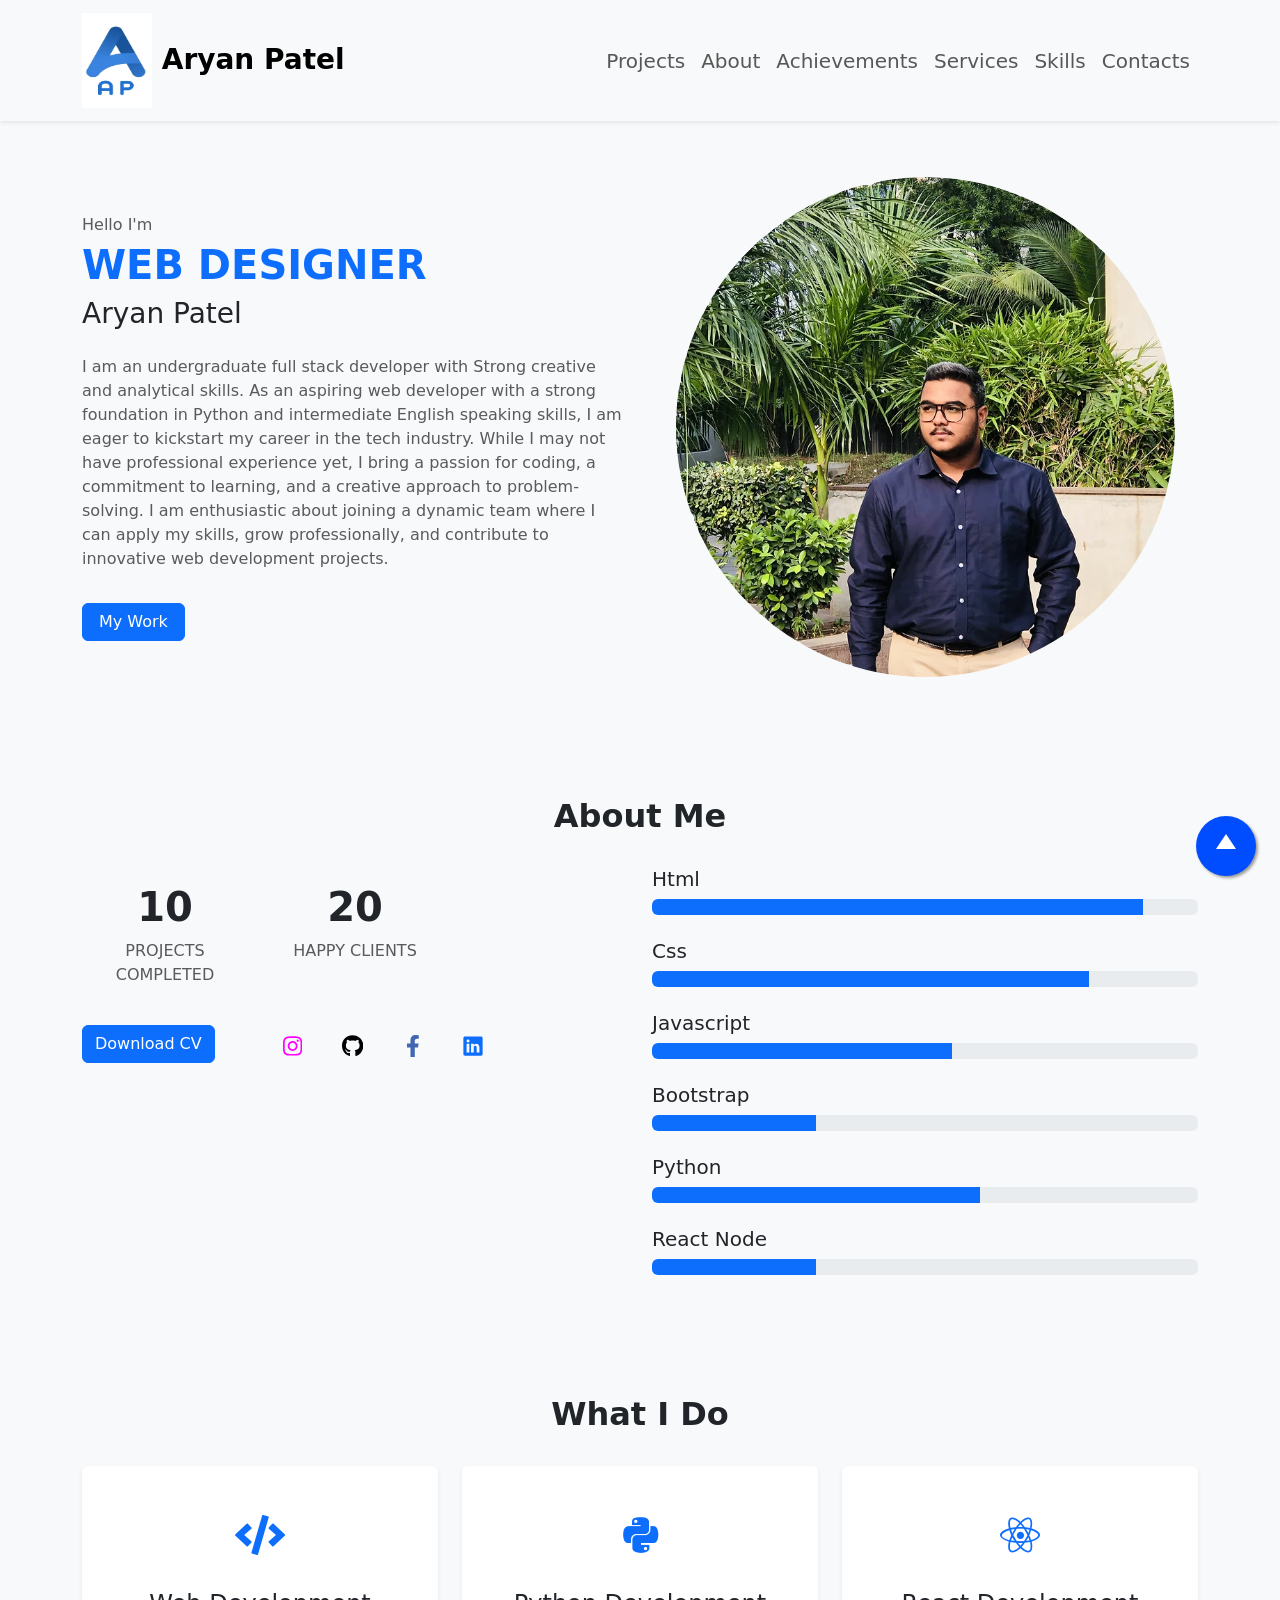
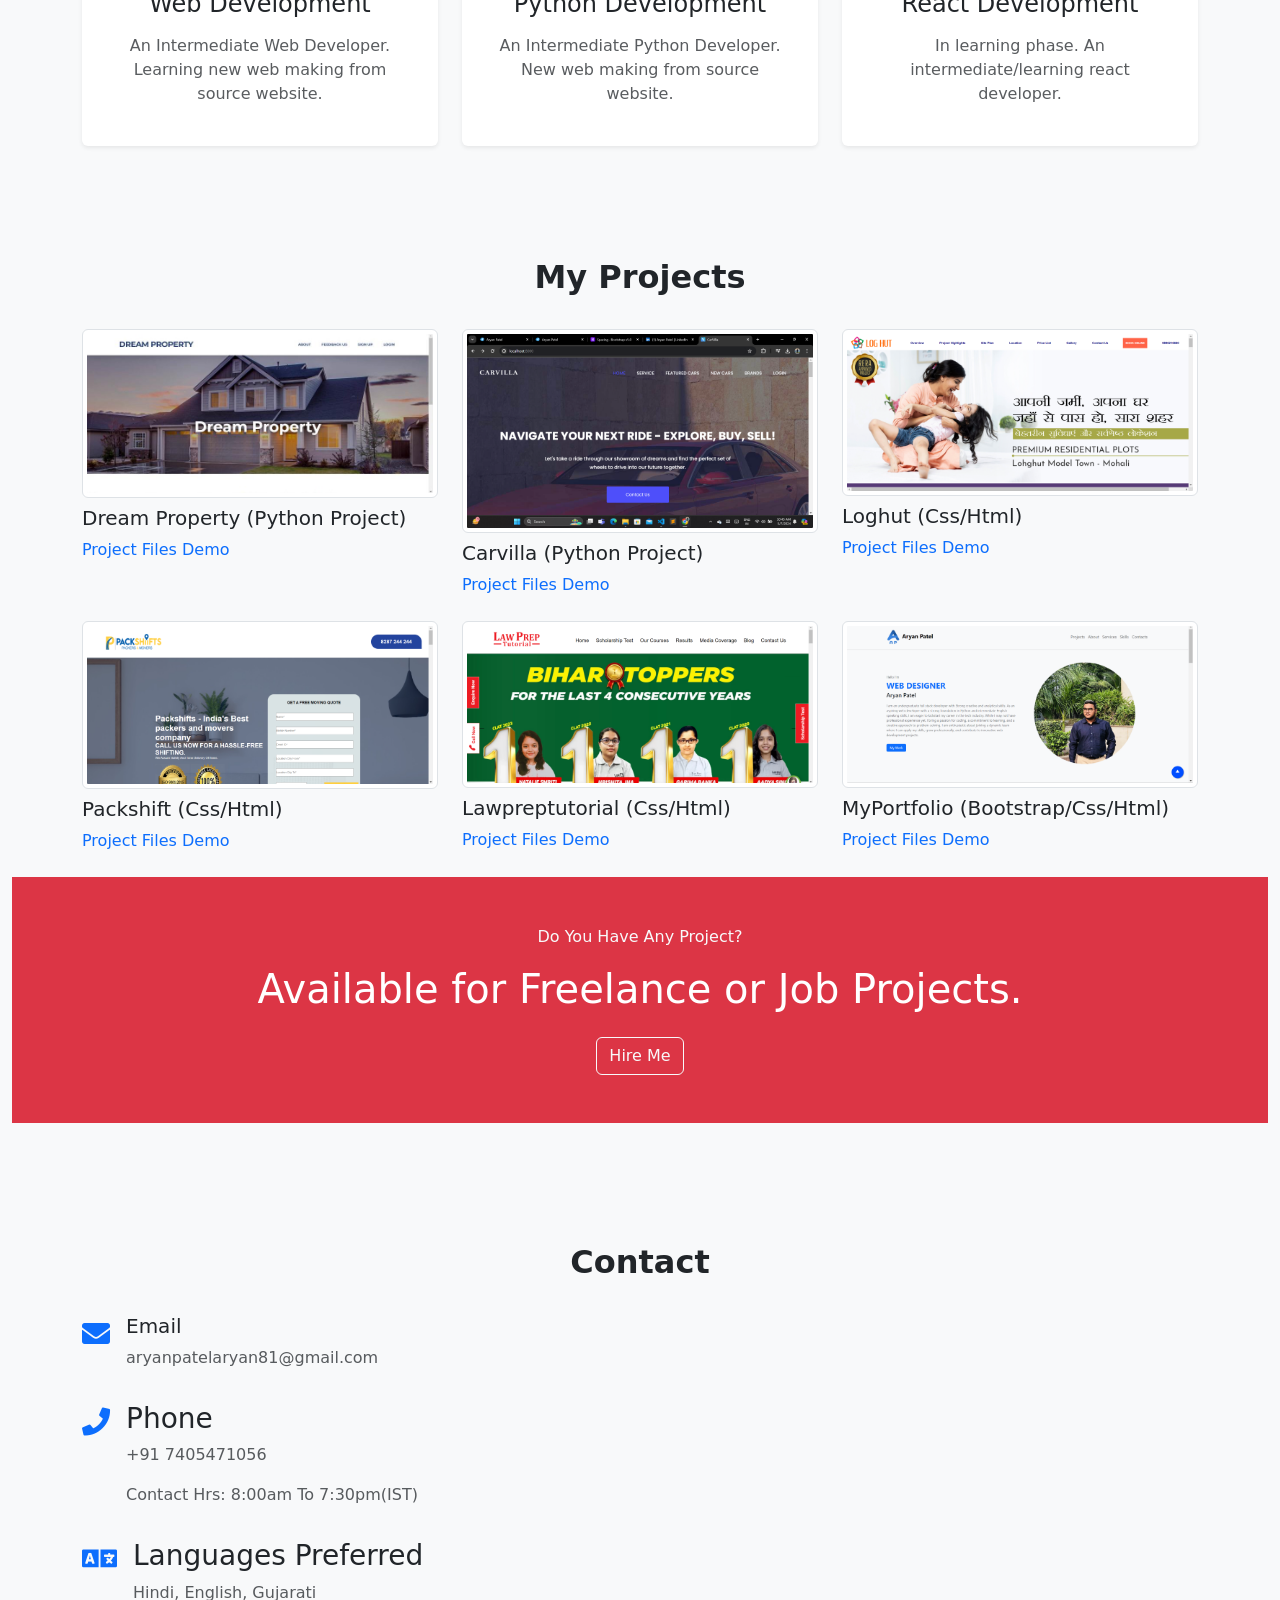
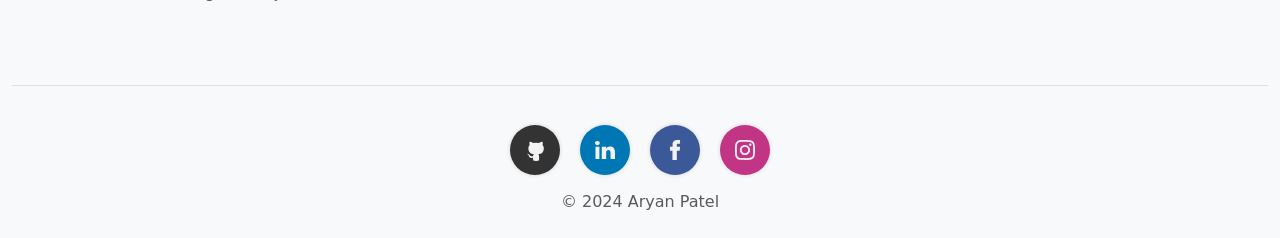
<file: index.html>
<!DOCTYPE html>
<html lang="en">
<head>
    <meta charset="UTF-8">
    <meta name="viewport" content="width=device-width, initial-scale=1">
    <link href="https://cdn.jsdelivr.net/npm/bootstrap@5.3.3/dist/css/bootstrap.min.css" rel="stylesheet">
    <link rel="stylesheet" href="https://cdnjs.cloudflare.com/ajax/libs/font-awesome/5.15.4/css/all.min.css"/>
    <link href="https://maxcdn.bootstrapcdn.com/bootstrap/4.5.2/css/bootstrap.min.css"/>
    <link href="https://stackpath.bootstrapcdn.com/bootstrap/5.3.0/css/bootstrap.min.css" rel="stylesheet">
    <link rel="shortcut icon" type="image/icon" href="Fav.png">
    <link rel="stylesheet" href="style.css">
    <title>Aryan Patel</title>
</head>
<body class="bg-light">
  <nav class="navbar navbar-expand-lg shadow-sm bg-body-white">
    <div class="container">
      <a class="navbar-brand fw-bold fs-3" href="#">
        <img src="AP_logo.jpg" alt="Logo" width="70" height="95" class="d-inline-block align-items-center">
        Aryan Patel
      </a>
      <button class="navbar-toggler" type="button" data-bs-toggle="collapse" data-bs-target="#navbarNav" aria-controls="navbarNav" aria-expanded="false" aria-label="Toggle navigation">
        <span class="navbar-toggler-icon"></span>
      </button>
      <div class="collapse navbar-collapse justify-content-end fs-5 text-center" id="navbarNav">
        <ul class="navbar-nav">
          <li class="nav-item">
            <a class="nav-link" href="#projects">Projects</a>
          </li>
          <li class="nav-item">
            <a class="nav-link" href="#about">About</a>
          </li>
          <li class="nav-item">
            <a class="nav-link" href="compact-gallery.html">Achievements</a>
          </li>
          <li class="nav-item">
            <a class="nav-link" href="#services">Services</a>
          </li>
          <li class="nav-item">
            <a class="nav-link" href="#about">Skills</a>
          </li>
          <li class="nav-item">
            <a class="nav-link" href="#contacts">Contacts</a>
          </li>
        </ul>
      </div>
    </div>
  </nav>    
  <!-- Navbar End -->
  <div class="Contents container-fluid">
    <!-- Home Section Start -->
    <div class="container py-0" id="home">
      <div style="margin-top: 5%;" class="row align-items-center align-content-center">
        <div class="col-md-6 mt-5 mt-md-0">
          <div class="home-img text-center">
            <img src="APP.png" alt="" class="myImg rounded-circle mw-100 mh-50">
          </div>
        </div>
        <div class="col-md-6 mt-5 mt-md-0 order-md-first">
          <div class="home-text">
            <p class="text-muted mb-1">Hello I'm</p>
            <h1 class="text-primary text-uppercase fs-1 fw-bold">Web Designer</h1>
            <h2 class="fs-3">Aryan Patel</h2>
            <p class="mt-4 text-muted">I am an undergraduate full stack developer with Strong
              creative and analytical skills. As an aspiring web
              developer with a strong foundation in Python and
              intermediate English speaking skills, I am eager to kickstart my career in the tech industry. While I may not
              have professional experience yet, I bring a passion for
              coding, a commitment to learning, and a creative
              approach to problem-solving. I am enthusiastic about
              joining a dynamic team where I can apply my skills, grow
              professionally, and contribute to innovative web
              development projects.
              </p>
              <a href="#projects" class="btn btn-primary px-3 mt-3">My Work</a>
          </div>
        </div>
      </div>
    </div>
    <!-- Home Section End -->

    <!-- About Section Start -->
    <div class="About mt-5" id="about">
      <div class="container">
        <div class="row justify-content-center">
          <div class="col-lg-8 py-4">
            <div class="about_title text-center">
              <h2 class="fw-bold mt-5">About Me</h2>
            </div>
          </div>
        </div>
        <div class="row">
          <div class="col-md-6">
            <div class="row text-center text-uppercase my-3">
              <div class="col-sm-4">
                <div class="items">
                  <h4 class="fs-1 fw-bold">10</h4>
                  <p class="text-muted">Projects Completed</p>
                </div>
              </div>
              <div class="col-sm-4">
                <div class="items">
                  <h4 class="fs-1 fw-bold">20</h4>
                  <p class="text-muted">Happy Clients</p>
                </div>
              </div>
            </div>
            <div class="row mb-5">
              <div class="col-lg-12 d-flex align-items-center">
                <a href="Aryan_Patel_Resume.pdf" class="btn btn-primary me-0 me-md-5">Download CV</a>
                <div class="social-links">
                  <div class="parent">
                    <div class="child child-1">
                      <button class="button btn-1">
                        <a href="https://www.instagram.com/aaryan._12?igsh=NTIwaHFlZzdmbmZ0"><svg xmlns="http://www.w3.org/2000/svg"
                            height="1.1em" viewBox="0 0 448 512" fill="#ff00ff">
                            <path
                              d="M224.1 141c-63.6 0-114.9 51.3-114.9 114.9s51.3 114.9 114.9 114.9S339 319.5 339 255.9 287.7 141 224.1 141zm0 189.6c-41.1 0-74.7-33.5-74.7-74.7s33.5-74.7 74.7-74.7 74.7 33.5 74.7 74.7-33.6 74.7-74.7 74.7zm146.4-194.3c0 14.9-12 26.8-26.8 26.8-14.9 0-26.8-12-26.8-26.8s12-26.8 26.8-26.8 26.8 12 26.8 26.8zm76.1 27.2c-1.7-35.9-9.9-67.7-36.2-93.9-26.2-26.2-58-34.4-93.9-36.2-37-2.1-147.9-2.1-184.9 0-35.8 1.7-67.6 9.9-93.9 36.1s-34.4 58-36.2 93.9c-2.1 37-2.1 147.9 0 184.9 1.7 35.9 9.9 67.7 36.2 93.9s58 34.4 93.9 36.2c37 2.1 147.9 2.1 184.9 0 35.9-1.7 67.7-9.9 93.9-36.2 26.2-26.2 34.4-58 36.2-93.9 2.1-37 2.1-147.8 0-184.8zM398.8 388c-7.8 19.6-22.9 34.7-42.6 42.6-29.5 11.7-99.5 9-132.1 9s-102.7 2.6-132.1-9c-19.6-7.8-34.7-22.9-42.6-42.6-11.7-29.5-9-99.5-9-132.1s-2.6-102.7 9-132.1c7.8-19.6 22.9-34.7 42.6-42.6 29.5-11.7 99.5-9 132.1-9s102.7-2.6 132.1 9c19.6 7.8 34.7 22.9 42.6 42.6 11.7 29.5 9 99.5 9 132.1s2.7 102.7-9 132.1z">
                            </path>
                          </svg></a></button>
                    </div>
                    <div class="child child-2">
                      <button class="button btn-2">
                        <a href="https://github.com/aryanpatel0204"><svg xmlns="http://www.w3.org/2000/svg" height="1.1em"
                            viewBox="0 0 496 512">
                            <path
                              d="M165.9 397.4c0 2-2.3 3.6-5.2 3.6-3.3.3-5.6-1.3-5.6-3.6 0-2 2.3-3.6 5.2-3.6 3-.3 5.6 1.3 5.6 3.6zm-31.1-4.5c-.7 2 1.3 4.3 4.3 4.9 2.6 1 5.6 0 6.2-2s-1.3-4.3-4.3-5.2c-2.6-.7-5.5.3-6.2 2.3zm44.2-1.7c-2.9.7-4.9 2.6-4.6 4.9.3 2 2.9 3.3 5.9 2.6 2.9-.7 4.9-2.6 4.6-4.6-.3-1.9-3-3.2-5.9-2.9zM244.8 8C106.1 8 0 113.3 0 252c0 110.9 69.8 205.8 169.5 239.2 12.8 2.3 17.3-5.6 17.3-12.1 0-6.2-.3-40.4-.3-61.4 0 0-70 15-84.7-29.8 0 0-11.4-29.1-27.8-36.6 0 0-22.9-15.7 1.6-15.4 0 0 24.9 2 38.6 25.8 21.9 38.6 58.6 27.5 72.9 20.9 2.3-16 8.8-27.1 16-33.7-55.9-6.2-112.3-14.3-112.3-110.5 0-27.5 7.6-41.3 23.6-58.9-2.6-6.5-11.1-33.3 2.6-67.9 20.9-6.5 69 27 69 27 20-5.6 41.5-8.5 62.8-8.5s42.8 2.9 62.8 8.5c0 0 48.1-33.6 69-27 13.7 34.7 5.2 61.4 2.6 67.9 16 17.7 25.8 31.5 25.8 58.9 0 96.5-58.9 104.2-114.8 110.5 9.2 7.9 17 22.9 17 46.4 0 33.7-.3 75.4-.3 83.6 0 6.5 4.6 14.4 17.3 12.1C428.2 457.8 496 362.9 496 252 496 113.3 383.5 8 244.8 8zM97.2 352.9c-1.3 1-1 3.3.7 5.2 1.6 1.6 3.9 2.3 5.2 1 1.3-1 1-3.3-.7-5.2-1.6-1.6-3.9-2.3-5.2-1zm-10.8-8.1c-.7 1.3.3 2.9 2.3 3.9 1.6 1 3.6.7 4.3-.7.7-1.3-.3-2.9-2.3-3.9-2-.6-3.6-.3-4.3.7zm32.4 35.6c-1.6 1.3-1 4.3 1.3 6.2 2.3 2.3 5.2 2.6 6.5 1 1.3-1.3.7-4.3-1.3-6.2-2.2-2.3-5.2-2.6-6.5-1zm-11.4-14.7c-1.6 1-1.6 3.6 0 5.9 1.6 2.3 4.3 3.3 5.6 2.3 1.6-1.3 1.6-3.9 0-6.2-1.4-2.3-4-3.3-5.6-2z">
                            </path>
                          </svg></a></button>
                    </div>
                    <div class="child child-3">
                      <button class="button btn-3">
                        <a href="https://www.facebook.com/profile.php?id=61555544721298&mibextid=ZbWKwL"><svg
                            xmlns="http://www.w3.org/2000/svg" height="1.1em" viewBox="0 0 320 512" fill="#4267B2">
                            <path
                              d="M279.14 288l14.22-92.66h-88.91v-60.13c0-25.35 12.42-50.06 52.24-50.06h40.42V6.26S260.43 0 225.36 0c-73.22 0-121.08 44.38-121.08 124.72v70.62H22.89V288h81.39v224h100.17V288z">
                            </path>
                          </svg></a></button>
                    </div>
                    <div class="child child-4">
                      <button class="button btn-4">
                        <a href="https://www.linkedin.com/in/aryan-patel-ap02"><svg xmlns="http://www.w3.org/2000/svg"
                            height="1.1em" viewBox="0 0 512 512" stroke-width="0" fill="currentColor" stroke="currentColor"
                            class="">
                            <path
                              d="M444.17 32H70.28C49.85 32 32 46.7 32 66.89v374.72C32 461.91 49.85 480 70.28 480h373.78c20.54 0 35.94-18.21 35.94-38.39V66.89C480.12 46.7 464.6 32 444.17 32zm-273.3 373.43h-64.18V205.88h64.18zM141 175.54h-.46c-20.54 0-33.84-15.29-33.84-34.43 0-19.49 13.65-34.42 34.65-34.42s33.85 14.82 34.31 34.42c-.01 19.14-13.31 34.43-34.66 34.43zm264.43 229.89h-64.18V296.32c0-26.14-9.34-44-32.56-44-17.74 0-28.24 12-32.91 23.69-1.75 4.2-2.22 9.92-2.22 15.76v113.66h-64.18V205.88h64.18v27.77c9.34-13.3 23.93-32.44 57.88-32.44 42.13 0 74 27.77 74 87.64z">
                            </path>
                          </svg></a>
                      </button>
                    </div>
                  </div>
                </div>
              </div>
            </div>
          </div>
          <div class="col-md-6">
            <div class="skills mb-4">
              <h3 class="fs-5">Html</h3>
              <div class="progress mb-4" role="progressbar" aria-label="Example with label" aria-valuenow="25" aria-valuemin="0" aria-valuemax="100">
                <div class="progress-bar" style="width: 90%"></div>
              </div>
            </div>
            <div class="skills mb-4">
              <h3 class="fs-5">Css</h3>
              <div class="progress mb-4" role="progressbar" aria-label="Example with label" aria-valuenow="25" aria-valuemin="0" aria-valuemax="100">
                <div class="progress-bar" style="width: 80%"></div>
              </div>
            </div>
            <div class="skills mb-4">
              <h3 class="fs-5">Javascript</h3>
              <div class="progress mb-4" role="progressbar" aria-label="Example with label" aria-valuenow="25" aria-valuemin="0" aria-valuemax="100">
                <div class="progress-bar" style="width: 55%"></div>
              </div>
            </div>
            <div class="skills mb-4">
              <h3 class="fs-5">Bootstrap</h3>
              <div class="progress mb-4" role="progressbar" aria-label="Example with label" aria-valuenow="25" aria-valuemin="0" aria-valuemax="100">
                <div class="progress-bar" style="width: 30%"></div>
              </div>
            </div>
            <div class="skills mb-4">
              <h3 class="fs-5">Python</h3>
              <div class="progress mb-4" role="progressbar" aria-label="Example with label" aria-valuenow="25" aria-valuemin="0" aria-valuemax="100">
                <div class="progress-bar" style="width: 60%"></div>
              </div>
            </div>
            <div class="skills mb-4">
              <h3 class="fs-5">React Node</h3>
              <div class="progress mb-4" role="progressbar" aria-label="Example with label" aria-valuenow="25" aria-valuemin="0" aria-valuemax="100">
                <div class="progress-bar" style="width: 30%"></div>
              </div>
            </div>
          </div>
        </div>
      </div>
    </div>
    <!-- Action Section End -->

    <!-- Service Section Start -->
    <div class="Service container py-4" id="services">
      <div class="row justify-content-center">
        <div class="col-lg-8 py-4">
          <div class="about_title text-center">
            <h2 class="fw-bold mt-5">What I Do</h2>
          </div>
        </div>
      </div>
      <div class="row">
        <div class="col-md-6 col-lg-4 text-center mb-3">
          <div class="serviceItem shadow-sm p-4 rounded bg-white">
            <div class="Icon my-3 text-primary fs-1">
              <i class="fas fa-code"></i>
            </div>
            <h3 class="fs-4 py-2">Web Development</h3>
            <p class="text-muted">An Intermediate Web Developer. Learning new web making from source website.</p>
          </div>
        </div>
        <div class="col-md-6 col-lg-4 text-center mb-3">
          <div class="serviceItem shadow-sm p-4 rounded bg-white">
            <div class="Icon my-3 text-primary fs-1">
              <i class='fab fa-python'></i>
            </div>
            <h3 class="fs-4 py-2">Python Development</h3>
            <p class="text-muted">An Intermediate Python Developer. New web making from source website.</p>
          </div>
        </div>
        <div class="col-md-6 col-lg-4 text-center mb-3">
          <div class="serviceItem shadow-sm p-4 rounded bg-white">
            <div class="Icon my-3 text-primary fs-1">
              <i class='fab fa-react'></i>
            </div>
            <h3 class="fs-4 py-2">React Development</h3>
            <p class="text-muted">In learning phase. An intermediate/learning react developer.</p>
          </div>
        </div>
      </div>
    </div>
    <!-- Service Section End -->

    <!-- Portfolio section Start -->
    <div class="Portfolio" id="projects">
      <div class="container">
        <div class="row justify-content-center">
          <div class="col-lg-8 py-4">
            <div class="about_title text-center">
              <h2 class="fw-bold mt-5">My Projects</h2>
            </div>
          </div>
        </div>
        <div class="row">
          <div class="col-md-6 col-lg-4">
            <div class="portItems">
              <img src="Dream_Property.jpeg" class="w-100 img-thumbnail" alt="Dream Property">
              <h3 class="text-capitalize fs-5 my-2">dream property (python project)</h3>
              <p class="mb-4"><a href="https://github.com/aryanpatel0204" class="text-primary text-decoration-none">Project Files Demo</a></p>
            </div>
          </div>
          <div class="col-md-6 col-lg-4">
            <div class="portItems">
              <img src="Carvilla.png" class="w-100 img-thumbnail" alt="Dream Property">
              <h3 class="text-capitalize fs-5 my-2">carvilla (python project)</h3>
              <p class="mb-4"><a href="https://github.com/aryanpatel0204" class="text-primary text-decoration-none">Project Files Demo</a></p>
            </div>
          </div>
          <div class="col-md-6 col-lg-4">
            <div class="portItems">
              <img src="loghut.png" class="w-100 img-thumbnail" alt="Dream Property">
              <h3 class="text-capitalize fs-5 my-2">loghut (css/html)</h3>
              <p class="mb-4"><a href="https://github.com/aryanpatel0204" class="text-primary text-decoration-none">Project Files Demo</a></p>
            </div>
          </div>
          <div class="col-md-6 col-lg-4">
            <div class="portItems">
              <img src="packshift.png" class="w-100 img-thumbnail" alt="Dream Property">
              <h3 class="text-capitalize fs-5 my-2">packshift (css/html)</h3>
              <p class="mb-4"><a href="https://github.com/aryanpatel0204" class="text-primary text-decoration-none">Project Files Demo</a></p>
            </div>
          </div>
          <div class="col-md-6 col-lg-4">
            <div class="portItems">
              <img src="lawprep.png" class="w-100 img-thumbnail" alt="Dream Property">
              <h3 class="text-capitalize fs-5 my-2">lawpreptutorial (css/html)</h3>
              <p class="mb-4"><a href="https://github.com/aryanpatel0204" class="text-primary text-decoration-none">Project Files Demo</a></p>
            </div>
          </div>
          <div class="col-md-6 col-lg-4">
            <div class="portItems">
              <img src="Myportfolio.png" class="w-100 img-thumbnail" alt="Dream Property">
              <h3 class="text-capitalize fs-5 my-2">MyPortfolio (Bootstrap/css/html)</h3>
              <p class="mb-4"><a href="https://github.com/aryanpatel0204" class="text-primary text-decoration-none">Project Files Demo</a></p>
            </div>
          </div>
        </div>
      </div>
    </div>
    <!-- Portfolio section End -->

    <!-- Gallery start -->
    <!-- Gallery end -->

    <!-- freelancer available section start -->
    <div class="container-fluid py-5 bg-danger">
      <div class="row justify-content-center">
        <div class="col-lg-8 text-center">
          <p class="text-light">Do You Have Any Project?</p>
          <h2 class="fs-1 text-white mb-4">Available for Freelance or Job Projects.</h2>
          <a href="#contacts" class="btn btn-outline-light">Hire Me</a>
        </div>
      </div>
    </div>
    <!-- freelancer available section end -->

    <!-- Contact section start -->
    <div class="container py-5" id="contacts">
      <div class="row justify-content-center">
        <div class="col-lg-8 py-4">
          <div class="about_title text-center">
            <h2 class="fw-bold mt-5">Contact</h2>
          </div>
        </div>
      </div>
      <div class="row">
        <div class="col-md-5">
          <div class="contactItem d-flex mb-3">
            <div class="contactIcon fs-3 text-primary">
              <i class="fas fa-envelope"></i>
            </div>
            <div class="text ms-3 ">
              <h3 class="fs-5">Email</h3>
              <p class="text-muted">aryanpatelaryan81@gmail.com</p>
            </div>
          </div>
          <div class="contactItem d-flex mb-3">
            <div class="contactIcon fs-3 text-primary">
              <i class="fas fa-phone"></i>
            </div>
            <div class="text ms-3 ">
              <h3 class="fs-3">Phone</h3>
              <p class="text-muted">+91 7405471056</p>
              <p class="text-muted">Contact Hrs: 8:00am To 7:30pm(IST)</p>
            </div>
          </div>
          <div class="contactItem d-flex mb-3">
            <div class="contactIcon fs-3 text-primary">
              <i class="fas fa-language"></i>
            </div>
            <div class="text ms-3 ">
              <h3 class="fs-3">Languages Preferred</h3>
              <p class="text-muted">Hindi, English, Gujarati</p>
            </div>
          </div>
        </div>
      </div>
    </div>
    <!-- Contact section end -->

    <!-- Footer Section start -->
    <div class="footer container-fluid border-top py-4">
      <div class="social-buttons">
        <a href="https://github.com/aryanpatel0204" class="social-button github">
          <svg class="cf-icon-svg" xmlns="http://www.w3.org/2000/svg" viewBox="-2.5 0 19 19">
            <path
              d="M9.464 17.178a4.506 4.506 0 0 1-2.013.317 4.29 4.29 0 0 1-2.007-.317.746.746 0 0 1-.277-.587c0-.22-.008-.798-.012-1.567-2.564.557-3.105-1.236-3.105-1.236a2.44 2.44 0 0 0-1.024-1.348c-.836-.572.063-.56.063-.56a1.937 1.937 0 0 1 1.412.95 1.962 1.962 0 0 0 2.682.765 1.971 1.971 0 0 1 .586-1.233c-2.046-.232-4.198-1.023-4.198-4.554a3.566 3.566 0 0 1 .948-2.474 3.313 3.313 0 0 1 .091-2.438s.773-.248 2.534.945a8.727 8.727 0 0 1 4.615 0c1.76-1.193 2.532-.945 2.532-.945a3.31 3.31 0 0 1 .092 2.438 3.562 3.562 0 0 1 .947 2.474c0 3.54-2.155 4.32-4.208 4.548a2.195 2.195 0 0 1 .625 1.706c0 1.232-.011 2.227-.011 2.529a.694.694 0 0 1-.272.587z">
            </path>
          </svg>
        </a>
        <a href="https://www.linkedin.com/in/aryan-patel-ap02" class="social-button linkedin">
          <svg viewBox="0 -2 44 44" version="1.1" xmlns="http://www.w3.org/2000/svg"
            xmlns:xlink="http://www.w3.org/1999/xlink">
            <g id="Icons" stroke="none" stroke-width="1">
              <g transform="translate(-702.000000, -265.000000)">
                <path
                  d="M746,305 L736.2754,305 L736.2754,290.9384 C736.2754,287.257796 734.754233,284.74515 731.409219,284.74515 C728.850659,284.74515 727.427799,286.440738 726.765522,288.074854 C726.517168,288.661395 726.555974,289.478453 726.555974,290.295511 L726.555974,305 L716.921919,305 C716.921919,305 717.046096,280.091247 716.921919,277.827047 L726.555974,277.827047 L726.555974,282.091631 C727.125118,280.226996 730.203669,277.565794 735.116416,277.565794 C741.21143,277.565794 746,281.474355 746,289.890824 L746,305 L746,305 Z M707.17921,274.428187 L707.117121,274.428187 C704.0127,274.428187 702,272.350964 702,269.717936 C702,267.033681 704.072201,265 707.238711,265 C710.402634,265 712.348071,267.028559 712.41016,269.710252 C712.41016,272.34328 710.402634,274.428187 707.17921,274.428187 L707.17921,274.428187 L707.17921,274.428187 Z M703.109831,277.827047 L711.685795,277.827047 L711.685795,305 L703.109831,305 L703.109831,277.827047 L703.109831,277.827047 Z"
                  id="LinkedIn">
                </path>
              </g>
            </g>
          </svg>
        </a>
        <a href="https://www.linkedin.com/in/aryan-patel-ap02" class="social-button facebook">
          <svg version="1.1" id="Layer_1" xmlns="http://www.w3.org/2000/svg" xmlns:xlink="http://www.w3.org/1999/xlink"
            viewBox="0 0 310 310" xml:space="preserve">
            <g id="XMLID_834_">
              <path id="XMLID_835_" d="M81.703,165.106h33.981V305c0,2.762,2.238,5,5,5h57.616c2.762,0,5-2.238,5-5V165.765h39.064
                c2.54,0,4.677-1.906,4.967-4.429l5.933-51.502c0.163-1.417-0.286-2.836-1.234-3.899c-0.949-1.064-2.307-1.673-3.732-1.673h-44.996
                V71.978c0-9.732,5.24-14.667,15.576-14.667c1.473,0,29.42,0,29.42,0c2.762,0,5-2.239,5-5V5.037c0-2.762-2.238-5-5-5h-40.545
                C187.467,0.023,186.832,0,185.896,0c-7.035,0-31.488,1.381-50.804,19.151c-21.402,19.692-18.427,43.27-17.716,47.358v37.752H81.703
                c-2.762,0-5,2.238-5,5v50.844C76.703,162.867,78.941,165.106,81.703,165.106z"></path>
            </g>
          </svg>
        </a>
        <a href="https://www.instagram.com/aaryan._12?igsh=NTIwaHFlZzdmbmZ0" class="social-button instagram">
          <svg width="800px" height="800px" viewBox="0 0 20 20" version="1.1" xmlns="http://www.w3.org/2000/svg"
            xmlns:xlink="http://www.w3.org/1999/xlink">
            <g id="Page-1" stroke="none" stroke-width="1">
              <g id="Dribbble-Light-Preview" transform="translate(-340.000000, -7439.000000)">
                <g id="icons" transform="translate(56.000000, 160.000000)">
                  <path
                    d="M289.869652,7279.12273 C288.241769,7279.19618 286.830805,7279.5942 285.691486,7280.72871 C284.548187,7281.86918 284.155147,7283.28558 284.081514,7284.89653 C284.035742,7285.90201 283.768077,7293.49818 284.544207,7295.49028 C285.067597,7296.83422 286.098457,7297.86749 287.454694,7298.39256 C288.087538,7298.63872 288.809936,7298.80547 289.869652,7298.85411 C298.730467,7299.25511 302.015089,7299.03674 303.400182,7295.49028 C303.645956,7294.859 303.815113,7294.1374 303.86188,7293.08031 C304.26686,7284.19677 303.796207,7282.27117 302.251908,7280.72871 C301.027016,7279.50685 299.5862,7278.67508 289.869652,7279.12273 M289.951245,7297.06748 C288.981083,7297.0238 288.454707,7296.86201 288.103459,7296.72603 C287.219865,7296.3826 286.556174,7295.72155 286.214876,7294.84312 C285.623823,7293.32944 285.819846,7286.14023 285.872583,7284.97693 C285.924325,7283.83745 286.155174,7282.79624 286.959165,7281.99226 C287.954203,7280.99968 289.239792,7280.51332 297.993144,7280.90837 C299.135448,7280.95998 300.179243,7281.19026 300.985224,7281.99226 C301.980262,7282.98483 302.473801,7284.28014 302.071806,7292.99991 C302.028024,7293.96767 301.865833,7294.49274 301.729513,7294.84312 C300.829003,7297.15085 298.757333,7297.47145 289.951245,7297.06748 M298.089663,7283.68956 C298.089663,7284.34665 298.623998,7284.88065 299.283709,7284.88065 C299.943419,7284.88065 300.47875,7284.34665 300.47875,7283.68956 C300.47875,7283.03248 299.943419,7282.49847 299.283709,7282.49847 C298.623998,7282.49847 298.089663,7283.03248 298.089663,7283.68956 M288.862673,7288.98792 C288.862673,7291.80286 291.150266,7294.08479 293.972194,7294.08479 C296.794123,7294.08479 299.081716,7291.80286 299.081716,7288.98792 C299.081716,7286.17298 296.794123,7283.89205 293.972194,7283.89205 C291.150266,7283.89205 288.862673,7286.17298 288.862673,7288.98792 M290.655732,7288.98792 C290.655732,7287.16159 292.140329,7285.67967 293.972194,7285.67967 C295.80406,7285.67967 297.288657,7287.16159 297.288657,7288.98792 C297.288657,7290.81525 295.80406,7292.29716 293.972194,7292.29716 C292.140329,7292.29716 290.655732,7290.81525 290.655732,7288.98792"
                    id="instagram-[#167]">
      
                  </path>
                </g>
              </g>
            </g>
          </svg>
        </a>
      </div>
      <div class="container">
        <div class="row">
          <div class="col-lg-12">
            <p class="m-0 text-center text-muted">&copy; 2024 Aryan Patel</p>
          </div>
        </div>
      </div>
    </div>
    <!-- Footer Section end -->
  </div>
  <!-- UP BUTTON start-->
  <a href="#"><button class="hoverUp position-fixed bottom-0 end-0 m-4">
    <div class="arrow-up"></div>
  </button></a>
  <!-- UP BUTTON end -->
  <script src="https://cdn.jsdelivr.net/npm/@popperjs/core@2.11.8/dist/umd/popper.min.js"></script>
  <script src="https://cdn.jsdelivr.net/npm/bootstrap@5.3.3/dist/js/bootstrap.min.js"></script>
  <script src="https://cdn.jsdelivr.net/npm/bootstrap@5.3.3/dist/js/bootstrap.bundle.min.js"></script>
  <script src="https://cdn.jsdelivr.net/npm/jquery@3.7.1/dist/jquery.slim.min.js"></script>
  <script src="https://cdn.jsdelivr.net/npm/popper.js@1.16.1/dist/umd/popper.min.js"></script>
  <script src="https://cdn.jsdelivr.net/npm/bootstrap@4.6.2/dist/js/bootstrap.bundle.min.js"></script>
  <script src="https://stackpath.bootstrapcdn.com/bootstrap/5.3.0/js/bootstrap.bundle.min.js"></script>
  <script src="style.js"></script>
</body>
</html>
</file>
<file: style.css>
@keyframes transition{
  from{
      opacity: 0;
      transform: rotateX(-20deg);
  }

  to{
      opacity: 1;
      transform: rotateX(0);
  }
}
.Contents{
  animation: transition 1s;
}
/* Fade in effect */
.hoverUp {
    width: 60px;
    height: 60px;
    bottom: 40px;
    right: 40px;
    background-color: #004dff;
    color: #FFF;
    border-radius: 50px;
    text-align: center;
    font-size: 30px;
    box-shadow: 2px 2px 3px #999;
    z-index: 100;
    border: #004dff;
    transition: 0.5s;
  }
  
  .hoverUp:hover {
    transform: scale(1.1);
  }
  
  .hoverUp:active {
    background-color: #020cd1;
  }
  
  .arrow-up {
    width: 0;
    height: 0;
    border-left: 10px solid transparent;
    border-right: 10px solid transparent;
    margin-left: auto;
    margin-right: auto;
    margin-top: 35%;
    margin-bottom: 60%;
    border-bottom: 15px solid white;
  }
  .parent {
    width: 100%;
    height: 100%;
    display: flex;
    justify-content: center;
    align-items: center;
  }
  
  .child {
    width: 50px;
    height: 50px;
    display: flex;
    justify-content: center;
    align-items: center;
    transform-style: preserve-3d;
    transition: all 0.5s ease-in-out;
    border-radius: 50%;
    margin: 0 5px;
  }
  
  .child:hover {
    background-color: white;
    background-position: -100px 100px, -100px 100px;
    transform: rotate3d(0.5, 1, 0, 30deg);
    transform: perspective(180px) rotateX(60deg) translateY(2px);
    box-shadow: 0px 10px 10px rgb(1, 49, 182);
  }
  
  button {
    border: none;
    background-color: transparent;
    font-size: 20px;
  }
  
  .button:hover {
    width: inherit;
    height: inherit;
    display: flex;
    justify-content: center;
    align-items: center;
    transform: translate3d(0px, 0px, 15px) perspective(180px) rotateX(-35deg) translateY(2px);
    border-radius: 50%;
  }
  .social-buttons {
    display: flex;
    justify-content: center;
    align-items: center;
    padding: 15px 10px;
    border-radius: 5em;
  }
  
  .social-button {
    display: flex;
    justify-content: center;
    align-items: center;
    width: 50px;
    height: 50px;
    border-radius: 50%;
    margin: 0 10px;
    background-color: #fff;
    box-shadow: 0px 0px 4px #00000027;
    transition: 0.3s;
  }
  
  .social-button:hover {
    background-color: #f2f2f2;
    box-shadow: 0px 0px 6px 3px #00000027;
  }
  
  .social-buttons svg {
    transition: 0.3s;
    height: 20px;
  }
  
  .facebook {
    background-color: #3b5998;
  }
  
  .facebook svg {
    fill: #f2f2f2;
  }
  
  .facebook:hover svg {
    fill: #3b5998;
  }
  
  .github {
    background-color: #333;
  }
  
  .github svg {
    width: 25px;
    height: 25px;
    fill: #f2f2f2;
  }
  
  .github:hover svg {
    fill: #333;
  }
  
  .linkedin {
    background-color: #0077b5;
  }
  
  .linkedin svg {
    fill: #f2f2f2;
  }
  
  .linkedin:hover svg {
    fill: #0077b5;
  }
  
  .instagram {
    background-color: #c13584;
  }
  
  .instagram svg {
    fill: #f2f2f2;
  }
  
  .instagram:hover svg {
    fill: #c13584;
  }
    /* Custom CSS for styling */
    .carousel-card {
      margin-bottom: 20px;
    }
    @media (min-width: 768px) {
      .carousel-inner {
        display: flex;
        flex-wrap: wrap;
      }
      .carousel-item {
        flex: 0 0 calc(100% / 3 - 20px); /* Three cards per row with some margin */
        max-width: calc(100% / 3 - 20px); /* Three cards per row with some margin */
        margin-right: 20px;
      }
      .carousel-item:last-child {
        margin-right: 0;
      }
    }
    @media (max-width: 767.98px) {
      .carousel-inner {
        display: flex;
        flex-wrap: nowrap;
        overflow-x: auto;
        -webkit-overflow-scrolling: touch;
        scrollbar-width: none;
        -ms-overflow-style: -ms-autohiding-scrollbar;
      }
      .carousel-item {
        flex: 0 0 auto;
        width: 100%;
        max-width: 300px; /* Adjust as needed */
      }
    }
</file>
